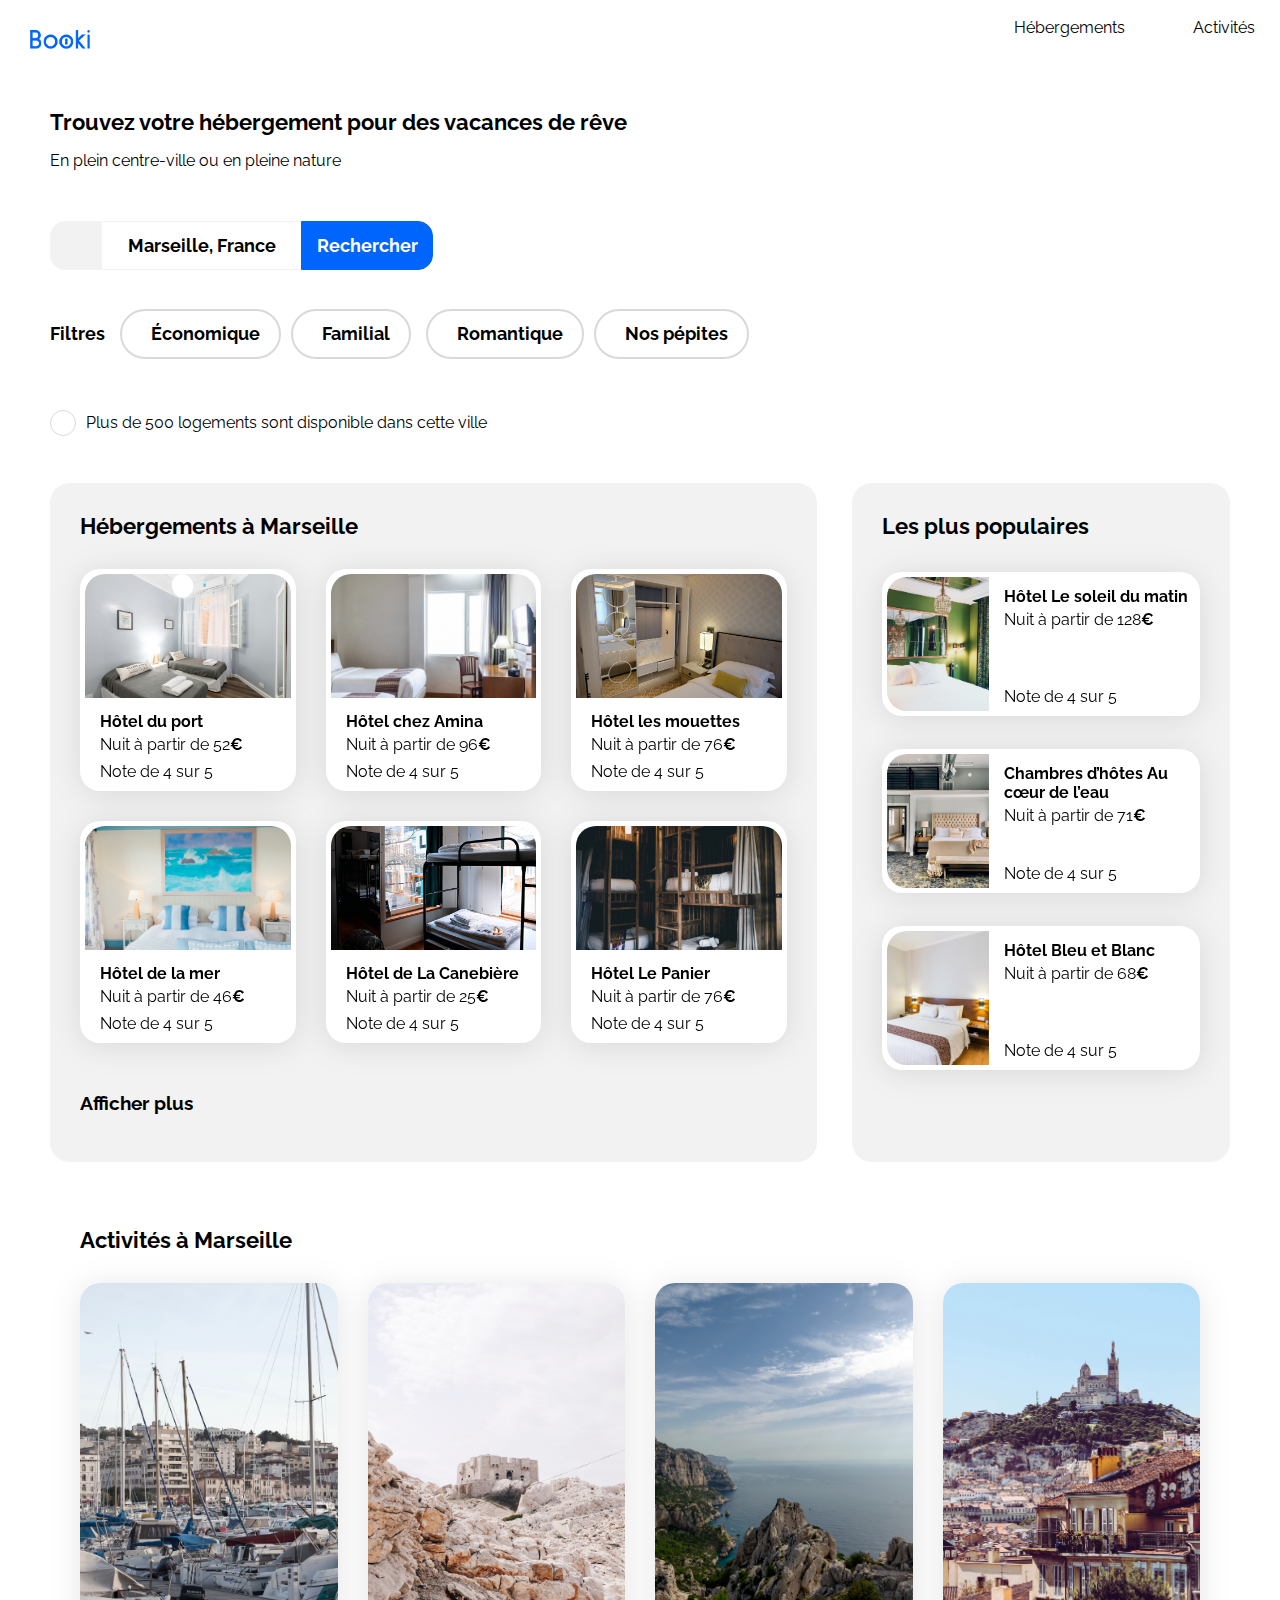
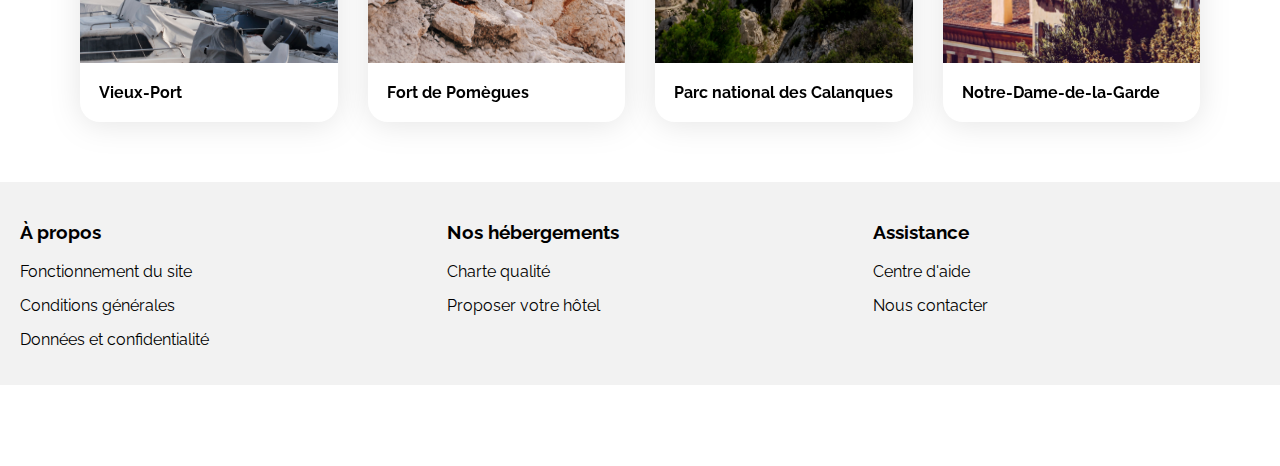
<file: index.html>
<!DOCTYPE html>
<html lang="fr">

    <head>
        <meta charset="UTF-8">
        <meta name="viewport" content="width=device-width, initial-scale=1.0">
        <title>Booki </title>
        <link rel="preconnect" href="https://fonts.googleapis.com">
        <link rel="preconnect" href="https://fonts.gstatic.com" crossorigin>
        <link href="https://fonts.googleapis.com/css2?family=Raleway:wght@400;500;700&display=swap" rel="stylesheet">
        <link rel="stylesheet" href="https://cdnjs.cloudflare.com/ajax/libs/font-awesome/6.2.1/css/all.min.css"
            integrity="sha512-MV7K8+y+gLIBoVD59lQIYicR65iaqukzvf/nwasF0nqhPay5w/9lJmVM2hMDcnK1OnMGCdVK+iQrJ7lzPJQd1w=="
            crossorigin="anonymous" referrerpolicy="no-referrer" />


        <link rel="stylesheet" href="CSS/style.css">
    </head>

<body>
    <header>
        <img src="images/logo/Booki.png" class="logo" alt="logo Booki">
        <nav>
            <ul class="nav-bar">
                <li class="nav-link ">
                    <a href="#hebergements"> Hébergements</a>
                </li>
                <li class="nav-link">
                    <a href="#activites">Activités</a>
                </li>
            </ul>
        </nav>
    </header>


    <main class="main-container">
        <div class="information">
            <div class="entete">
                <h2 class="section-title">Trouvez votre hébergement pour des vacances de rêve</h2>
                <p>En plein centre-ville ou en pleine nature</p>
            </div>
            <form action="#" method="post" class="search-bar">
                <div class="map">
                    <i class="fa-solid fa-location-dot"></i>
                </div>
                <input type="text" id="ville" name="ville" class="search-text" placeholder="Marseille, France">
                <button type="submit" class="search-button"><i class="fa-solid fa-magnifying-glass"></i><span
                        class="text">Rechercher</span></button>
            </form>
            <div class="filter-bar">
                <p>Filtres</p>
                <div class="filter-buttons-part">
                    <button type="submit" class="filter-button"><i class="fa-solid fa-money-bill-wave"></i>Économique</button>
                    <button type="submit" class="filter-button"><i class="fa-solid fa-person"></i>Familial</button>
                </div>  
                <div class="filter-buttons-part">
                    <button type="submit" class="filter-button"><i class="fa-solid fa-heart"></i>Romantique</button>
                    <button type="submit" class="filter-button"><i class="fa-solid fa-fire"></i>Nos pépites</button>
                </div>
            </div>
            <div class="info-bar ">
                <i class="fa-solid fa-info circle-around"></i>
                <p>Plus de 500 logements sont disponible dans cette ville</p>
            </div>
            
        </div>
        <div class="hebergements-and-populaires">
            <section class="hebergements">
                <div class="hebergements-title">
                    <h2 class="section-title" id="hebergements">Hébergements à Marseille</h2>
                </div>
                <div class="hebergements-cards">

                    <a href="#" class="card">
                        <img src="images/hebergements/1_xlarge/fred-kleber-gTbaxaVLvsg-unsplash.jpg"
                            alt="Image de la chambre d'hôtel montrant un lit">
                        <div class="card-content">
                            <div class="card-txt">
                                <h3 class="card-title">Hôtel du port</h3>
                                <p class="card-subtitle">Nuit à partir de 52<span class="euro">€</span></p>
                            </div>
                            <div class="card-rating">
                                <i class="fa-xs fa-solid fa-star" aria-hidden="true"></i>
                                <i class="fa-xs fa-solid fa-star" aria-hidden="true"></i>
                                <i class="fa-xs fa-solid fa-star" aria-hidden="true"></i>
                                <i class="fa-xs fa-solid fa-star" aria-hidden="true"></i>
                                <i class="fa-xs fa-solid fa-star neutralStar" aria-hidden="true"></i>
                                <span class="sr-only">Note de 4 sur 5</span>
                            </div>
                        </div>
                    </a>

                    <a href="#" class="card">
                        <img src="images/hebergements/1_xlarge/febrian-zakaria-M6S1WvfW68A-unsplash.jpg"
                            alt="Image de la chambre d'hôtel montrant un lit">
                        <div class="card-content">
                            <div class="card-txt">
                                <h3 class="card-title">Hôtel chez Amina</h3>
                                <p class="card-subtitle">Nuit à partir de 96<span class="euro">€</span></p>
                            </div>
                            <div class="card-rating">
                                <i class="fa-xs fa-solid fa-star" aria-hidden="true"></i>
                                <i class="fa-xs fa-solid fa-star" aria-hidden="true"></i>
                                <i class="fa-xs fa-solid fa-star" aria-hidden="true"></i>
                                <i class="fa-xs fa-solid fa-star" aria-hidden="true"></i>
                                <i class="fa-xs fa-solid fa-star neutralStar" aria-hidden="true"></i>
                                <span class="sr-only">Note de 4 sur 5</span>
                            </div>
                        </div>
                    </a>

                    <a href="#" class="card">
                        <img src="images/hebergements/1_xlarge/reisetopia-B8WIgxA_PFU-unsplash.jpg" alt="Image de la chambre d'hôtel montrant un lit">
                        <div class="card-content">
                            <div class="card-txt">
                                <h3 class="card-title">Hôtel les mouettes</h3>
                                <p class="card-subtitle">Nuit à partir de 76<span class="euro">€</span></p>
                            </div>
                            <div class="card-rating">
                                <i class="fa-xs fa-solid fa-star" aria-hidden="true"></i>
                                <i class="fa-xs fa-solid fa-star" aria-hidden="true"></i>
                                <i class="fa-xs fa-solid fa-star" aria-hidden="true"></i>
                                <i class="fa-xs fa-solid fa-star" aria-hidden="true"></i>
                                <i class="fa-xs fa-solid fa-star neutralStar" aria-hidden="true"></i>
                                <span class="sr-only">Note de 4 sur 5</span>
                            </div>
                        </div>
                    </a>

                </div>
                <div class="hebergements-cards">
                    <a href="#" class="card">
                        <img src="images/hebergements/1_xlarge/annie-spratt-Eg1qcIitAuA-unsplash.jpg"
                            alt="Image de la chambre d'hôtel montrant un lit">
                        <div class="card-content">
                            <div class="card-txt">
                                <h3 class="card-title">Hôtel de la mer</h3>
                                <p class="card-subtitle">Nuit à partir de 46<span class="euro">€</span></p>
                            </div>
                            <div class="card-rating">
                                <i class="fa-xs fa-solid fa-star" aria-hidden="true"></i>
                                <i class="fa-xs fa-solid fa-star" aria-hidden="true"></i>
                                <i class="fa-xs fa-solid fa-star" aria-hidden="true"></i>
                                <i class="fa-xs fa-solid fa-star" aria-hidden="true"></i>
                                <i class="fa-xs fa-solid fa-star neutralStar" aria-hidden="true"></i>
                                <span class="sr-only">Note de 4 sur 5</span>
                            </div>
                        </div>
                    </a>
                    <a href="#" class="card">
                        <img src="images/hebergements/1_xlarge/marcus-loke-WQJvWU_HZFo-unsplash.jpg"
                            alt="Image de la chambre d'hôtel montrant un lit">
                        <div class="card-content">
                            <div class="card-txt">
                                <h3 class="card-title">Hôtel de La Canebière</h3>
                                <p class="card-subtitle">Nuit à partir de 25<span class="euro">€</span></p>
                            </div>
                            <div class="card-rating">
                                <i class="fa-xs fa-solid fa-star" aria-hidden="true"></i>
                                <i class="fa-xs fa-solid fa-star" aria-hidden="true"></i>
                                <i class="fa-xs fa-solid fa-star" aria-hidden="true"></i>
                                <i class="fa-xs fa-solid fa-star" aria-hidden="true"></i>
                                <i class="fa-xs fa-solid fa-star neutralStar" aria-hidden="true"></i>
                                <span class="sr-only">Note de 4 sur 5</span>
                            </div>

                        </div>
                    </a>
                    <a href="#" class="card">
                        <img src="images/hebergements/1_xlarge/nicate-lee-kT-ZyaiwBe0-unsplash.jpg" alt="Image de la chambre d'hôtel montrant un lit">
                        <div class="card-content">
                            <div class="card-txt">
                                <h3 class="card-title">Hôtel Le Panier</h3>
                                <p class="card-subtitle">Nuit à partir de 76<span class="euro">€</span></p>
                            </div>
                            <div class="card-rating">
                                <i class="fa-xs fa-solid fa-star" aria-hidden="true"></i>
                                <i class="fa-xs fa-solid fa-star" aria-hidden="true"></i>
                                <i class="fa-xs fa-solid fa-star" aria-hidden="true"></i>
                                <i class="fa-xs fa-solid fa-star" aria-hidden="true"></i>
                                <i class="fa-xs fa-solid fa-star neutralStar" aria-hidden="true"></i>
                                <span class="sr-only">Note de 4 sur 5</span>
                            </div>
                        </div>
                    </a>

                </div>
                <h3><a href="#">Afficher plus</a></h3>

            </section>
            <section class="populaires">
                <div class="populaires-title">
                    <h2 class="section-title">Les plus populaires</h2>
                    <i class="fa-solid fa-chart-line" aria-hidden="true"></i>
                </div>
                <div class="populaires-cards">
                    <a href="#" class="card">
                        <img src="./images/hebergements/1_xlarge/emile-guillemot-Bj_rcSC5XfE-unsplash.jpg"
                            alt="Image de la chambre d'hôtel montrant un lit">
                        <div class="card-content">
                            <div class="card-txt">
                                <h3 class="card-title">Hôtel Le soleil du matin</h3>
                                <p class="card-subtitle">Nuit à partir de 128<span class="euro">€</span></p>
                            </div>
                            <div class="card-rating">
                                <i class="fa-xs fa-solid fa-star" aria-hidden="true"></i>
                                <i class="fa-xs fa-solid fa-star" aria-hidden="true"></i>
                                <i class="fa-xs fa-solid fa-star" aria-hidden="true"></i>
                                <i class="fa-xs fa-solid fa-star" aria-hidden="true"></i>
                                <i class="fa-xs fa-solid fa-star neutralStar" aria-hidden="true"></i>
                                <span class="sr-only">Note de 4 sur 5</span>
                            </div>
                        </div>
                    </a>

                    <a href="#" class="card">
                        <img src="./images/hebergements/1_xlarge/aw-creative-VGs8z60yT2c-unsplash.jpg"
                            alt="Image de la chambre d'hôtel montrant un lit">
                        <div class="card-content">
                            <div class="card-txt">
                                <h3 class="card-title">Chambres d’hôtes Au cœur de l’eau</h3>
                                <p class="card-subtitle">Nuit à partir de 71<span class="euro">€</span></p>
                            </div>
                            <div class="card-rating">
                                <i class="fa-xs fa-solid fa-star" aria-hidden="true"></i>
                                <i class="fa-xs fa-solid fa-star" aria-hidden="true"></i>
                                <i class="fa-xs fa-solid fa-star" aria-hidden="true"></i>
                                <i class="fa-xs fa-solid fa-star" aria-hidden="true"></i>
                                <i class="fa-xs fa-solid fa-star neutralStar" aria-hidden="true"></i>
                                <span class="sr-only">Note de 4 sur 5</span>
                            </div>
                        </div>
                    </a>

                    <a href="#" class="card">
                        <img src="./images/hebergements/1_xlarge/febrian-zakaria-sjvU0THccQA-unsplash.jpg"
                            alt="Image de la chambre d'hôtel montrant un lit">
                        <div class="card-content">
                            <div class="card-txt">
                                <h3 class="card-title">Hôtel Bleu et Blanc</h3>
                                <p class="card-subtitle">Nuit à partir de 68<span class="euro">€</span></p>
                            </div>
                            <div class="card-rating">
                                <i class="fa-xs fa-solid fa-star" aria-hidden="true"></i>
                                <i class="fa-xs fa-solid fa-star" aria-hidden="true"></i>
                                <i class="fa-xs fa-solid fa-star" aria-hidden="true"></i>
                                <i class="fa-xs fa-solid fa-star" aria-hidden="true"></i>
                                <i class="fa-xs fa-solid fa-star neutralStar" aria-hidden="true"></i>
                                <span class="sr-only">Note de 4 sur 5</span>
                            </div>
                        </div>
                    </a>

                </div>
            </section>
        </div>
        <div class="activites">
            <h2 class="section-title" id="activites">Activités à Marseille</h2>
            <div class="activite-cards">
                <a href="#" class="card">
                    <img src="images/activites/1_xlarge/reno-laithienne-QUgJhdY5Fyk-unsplash.jpg" alt="Bateaux de plaisances dans un port">
                    <h3 class="card-title">Vieux-Port</h3>
                </a>
                <a href="#" class="card">
                    <img src="images/activites/1_xlarge/paul-hermann-QFTrLdQIRhI-unsplash.jpg" alt="Fort en haut d'un rocher">
                    <h3 class="card-title">Fort de Pomègues</h3>
                </a>
                <a href="#" class="card">
                    <img src="images/activites/1_xlarge/kilyan-sockalingum-NR8-cBCN3aI-unsplash.jpg" alt="Photo du littoral">
                    <h3 class="card-title">Parc national des Calanques</h3>
                </a>
                <a href="#" class="card">
                    <img src="images/activites/1_xlarge/florian-wehde-xW9e8gdotxI-unsplash.jpg" alt="Vue du notre dame de la garde">
                    <h3 class="card-title">Notre-Dame-de-la-Garde</h3>
                </a>
            </div>
        </div>
    </main>
    <footer>
        <div class="footer-part">
            <h3>À propos</h3>
            <ul class="footer-nav">
                <li class="footer-navlink"><a href="#">Fonctionnement du site</a></li>
                <li class="footer-navlink"><a href="#">Conditions générales</a></li>
                <li class="footer-navlink"><a href="#">Données et confidentialité</a></li>
            </ul>
        </div>
        <div class="footer-part">
            <h3>Nos hébergements</h3>
            <ul class="footer-nav">
                <li class="footer-navlink"><a href="#">Charte qualité</a></li>
                <li class="footer-navlink"><a href="#">Proposer votre hôtel</a></li>
            </ul>

        </div>
        <div class="footer-part">
            <h3>Assistance</h3>
            <ul class="footer-nav">
                <li class="footer-navlink"><a href="#">Centre d'aide</a></li>
                <li class="footer-navlink"><a href="#">Nous contacter</a></li>
            </ul>

        </div>


    </footer>
    <div class="copyright">
            
        <p>Created by Khutsishvili Elgudja. © 2023</p>
   
</div>
</body>

</html>
</file>
<file: CSS/style.css>
.copyright{
    display: flex;
    justify-content: space-between;
    align-items: center;
    color:white ;
}

.copyright:hover{
    color: black;
    
}

/*__________ General __________*/
* {
    font-family: 'Raleway', sans-serif;
}

:root {
    --main-color: #0065FC;
    --main-bg-color: #F2F2F2;
    --filter-bg-color: #DEEBFF;
}

.fa-solid {
    color: var(--main-color);
}

body {
    display: flex;
    flex-direction: column;
    gap: 30px;
    margin: 0 auto;
    max-width: 1440px;
    min-width: 320px;
}

.main-container {
    display: flex;
    flex-direction: column;
    padding: 0 50px;
    gap: 35px;
}

.section-title {
    margin: 0;
    font-size: 22px;
}

.card {
    background-color: white;
    border-radius: 20px;
    padding: 5px;
    filter: drop-shadow(0px 3px 15px rgba(0, 0, 0, 0.1));
    width: 100%;
    box-sizing: border-box;
}

.card img {
    object-fit: cover;
    width: 100%;
}

.card-title {
    font-size: 16px;
}

.euro {
    font-weight: 700;
}

.neutralStar {
    color: var(--main-bg-color)
}

a {
    color: black;
    text-decoration: none;
}

/*__________ Header __________*/
header {
    display: flex;
    justify-content:space-between;
    height: 79px;
}

.logo {
    padding: 30px;
    height: 19px;
}

.nav-bar {
    margin: 0;
    display: flex;
    height: 35px;
    gap: 68px;
    padding: 0px 25px;
}

.nav-link {
    display: flex;
    border-top: 2px solid transparent;
    }

.nav-link a {
    padding-top: 16px;
    text-decoration: none;
    color: black
}

.nav-link:hover {
    border-top:  2px solid var(--main-color);
    color: var(--main-color);
}

/*__________ Information ________*/
.information {
    display: flex;
    flex-direction: column;
    gap: 35px;
}

/*__________Formulaire __________*/
.search-bar {
    display: flex;
    height: 49px;
}

.map {
    display: flex;
    width: 50px;
    background: var(--main-bg-color);
    border: 1px solid var(--main-bg-color);
    border-radius: 15px 0px 0px 15px;
}

.map i {
   color: black;
   margin: auto;
   font-size: 18px;
}

.search-text{
    border-left: none;
    border-right: none;
    border-top: solid 1px var(--main-bg-color);
    border-bottom: solid 1px var(--main-bg-color);
    text-align: center;
    font-weight: 700;
    font-size: 18px;
    width: 195px;
}

::placeholder{
    color: black;
}

.search-button{
    padding: 0;
    width: 132px;
    border: 1px solid var(--main-color);
    border-radius: 0px 15px 15px 0px;
    background: var(--main-color);
    color: white;
    font-weight: 700;
    font-size: 18px;
    cursor: pointer;
}

.search-button i {
    color: white;
    display: none;
}

/*__________ Filtres __________*/
.filter-bar {
    display: flex;
    gap: 15px;
    font-size: 18px;
    font-weight: 700;
}

.filter-buttons-part {
    display: flex;
    align-items: center;
    gap: 10px;    
}

.filter-button {
    display: flex;
    align-items: center;
    padding: 4px 19px;
    gap: 10px;
    height: 50px;
    border: 2px solid #D9D9D9;
    border-radius: 25px;
    background: none;
    font-weight: 700;
    font-size: 18px;
}

.filter-button:hover {
    background: var(--filter-bg-color);
}

/*__________Info bar__________*/
.info-bar {
    display: flex;
    align-items: center;
    gap: 10px;

}



.circle-around{
    display: flex;
    align-items: center;
    padding: 7px 10px;
    border: 1px solid #D9D9D9;
    border-radius: 20px;
    height: 10px;
    width: 4px;
    font-size: 12px;

}


/*__________ Hebergements And Populaires __________*/
.hebergements-and-populaires {
    display: flex;
    justify-content: space-between;
}

.hebergements-and-populaires section {
    background-color: var(--main-bg-color);
    border-radius: 20px;
    padding: 30px;
    box-sizing: border-box;
}

/*__________ Hebergements __________**/
.hebergements {
    background-color: var(--main-bg-color);
    width: 65%;
    display: flex;
    flex-direction: column;
    padding: 30px;
    gap: 30px;
}

.hebergements-cards{
    display: flex;
    gap: 30px;
}

.hebergements-cards .card {
    display: flex;
    flex-direction: column;
    gap: 4px;
}

.hebergements-cards img {
    height: 124px; 
    border-radius: 20px 20px 0px 0px;
}

.hebergements-cards .card-content {
    display: flex;
    flex-direction: column;
    padding: 0px 15px;
    gap: 8px;
}

.hebergements-cards .card-title {
    margin-top: 10px;
    margin-bottom: 4px;
}

.hebergements-cards .card-subtitle {
    margin: 0;
}

.hebergements-cards .card-rating {
    margin-bottom: 5px;
}

.hebergements a {
    color: black;
    text-decoration: none;
}

/*__________Populaires __________*/
.populaires {
    width: 32%;
    background-color: var(--main-bg-color);

}

.populaires-title {
    display: flex;
    justify-content: space-between;
    align-items: center;
}

.populaires-cards .card {
    display: flex;
    margin-top: 33px;
}

.populaires-cards img {
    width: 33%;
    height: 134px;
    border-top-left-radius: 20px;
    border-bottom-left-radius: 20px;
}

.populaires-cards .card-content {
    width: 67%;
    padding-left: 15px;
    display: flex;
    flex-direction: column;
    justify-content: space-between;
    box-sizing: border-box;
}

.populaires-cards .card-title {
    margin-top: 10px;
    margin-bottom: 4px;
}

.populaires-cards .card-subtitle {
    margin: 0;
}

.populaires-cards .card-rating {
    margin-bottom: 5px;
}

/*__________ Activités __________*/
.activites {
    display: flex;
    flex-direction: column;
    padding: 30px;
    gap: 30px;
}

.activite-cards {
    display: flex;
    gap: 30px;
    
}

.activite-cards .card {
    display: flex;
    flex-direction: column;
    padding: 0;
}

.activite-cards .card img {
    height: 380px;
    border-radius: 20px 20px 0px 0px;
}

.activite-cards .card-title {
    padding : 20px 19px;
    margin: 0;
}

/*__________ Footer __________*/
footer {
    display: flex;
    background: var(--main-bg-color);
}

.footer-part {
    width: 100%;
    padding: 20px;
    box-sizing: border-box;
}

.footer-nav {
    display: flex;
    flex-direction: column;
    gap: 15px;
    padding: 0;
    list-style: none;
}

/* Le code ci-dessous correspond à la version responsive uniquement */

/*__________ Media queries __________*/
/* Medium devices (tablets, less/equal than 1024px) */
@media (max-width: 1024px) {
    .hebergements-and-populaires {
        flex-direction: column;
    }

    .hebergements {
        width: 100%;
    }

    .populaires {
        width: 100%;
        margin-top: 50px;
    }

    .populaires-cards {
        display: flex;
        flex-direction: row;
        justify-content: space-between;
    }

    .populaires-cards .card {
        width: 30%;
    }

    .populaires-cards .card-title {
        font-size: 14px;
    }

    .populaires-cards .card-subtitle {
        font-size: 13px;
    }

    .activite-cards .card img {
        height: 200px;
    }
}

/* Small devices (phones, less than 768px) */
@media (max-width: 767.98px) {
    /* ... */
    .main-container {
        padding: 0;
    }
    
    header {
        height: 115px;
        flex-direction: column;
        align-items: center;
    }

    .nav-link a {
        padding-top: 0;
        padding-bottom: 16px;
    }
    
    .nav-link :hover {
        border-top: none;
        border-bottom: solid 2px var(--main-color);
        color: var(--main-color);
    }
    
    .info {
        padding: 0px 20px;
    }

    .search-button {
        width: 49px;
    }

    .search-button .text {
        display: none;
    }

    .search-button i {
        display: block;
    }

    .filter-bar {
        flex-direction: column;
    }

    .filter-button {
        font-size: 14px;
        width: 100%;
    }

    .hebergements-and-populaires {
        flex-direction: column-reverse;
    }

    .hebergements-and-populaires section {
        border-radius: 0;
    }

    .populaires-cards {
        flex-direction: column;
    }

    .populaires-cards .card{
        width: 100%;
    }

    .hebergements {
        background-color: white;
    }

    .hebergements-cards {
        flex-direction: column;
    }

    .activite-cards {
        flex-direction: column;
    }

    .activite-cards .card img {
        height: 141px;
    }

    footer {
        flex-direction: column;
    }
}
</file>
